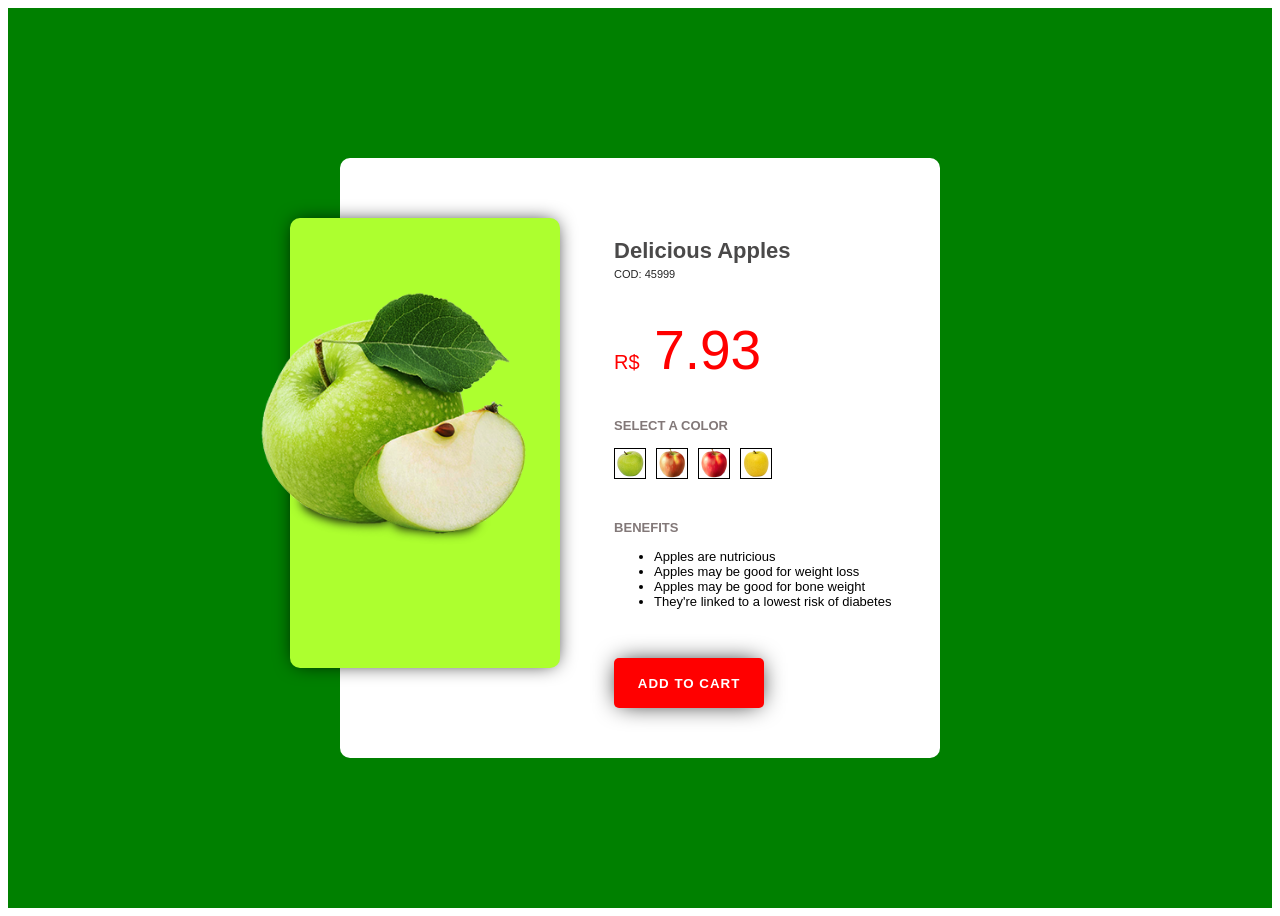
<file: index.html>
<!doctype html>
<html lang="en">
  <head>
    <meta charset="UTF-8" />
    <meta name="viewport" content="width=device-width, initial-scale=1.0" />
    <title>Document</title>
    <link rel="stylesheet" href="style.css" />
  </head>
  <body>
    <div class="root">
      <div class="product">
        <div class="left">
          <div class="left1">
            <img src="./images/green-apple-with-slice.png" alt="" />
          </div>
        </div>
        <div class="right">
          <div class="sec1">
            <span class="del">Delicious Apples</span><br />
            <span class="cod">COD: 45999</span>
          </div>
          <div class="sec2">
            <span class="symbol">R$</span>
            <span class="price">7.93</span>
          </div>
          <div class="color">
            <span class="ben">SELECT A COLOR</span>
            <div class="images">
              <img src="./images/green-apple2.png" alt="" /><img
                src="./images/orange-apple.png"
                alt=""
              /><img src="./images/red-apple.png" alt="" /><img
                src="./images/yellow-apple.png"
                alt=""
              />
            </div>
          </div>
          <div class="benefits">
            <span class="ben">BENEFITS</span>
            <ul class="ul1">
              <li>Apples are nutricious</li>
              <li>Apples may be good for weight loss</li>
              <li>Apples may be good for bone weight</li>
              <li>They're linked to a lowest risk of diabetes</li>
            </ul>
          </div>
          <button class="cart">ADD TO CART</button>
        </div>
      </div>
    </div>
  </body>
</html>
</file>
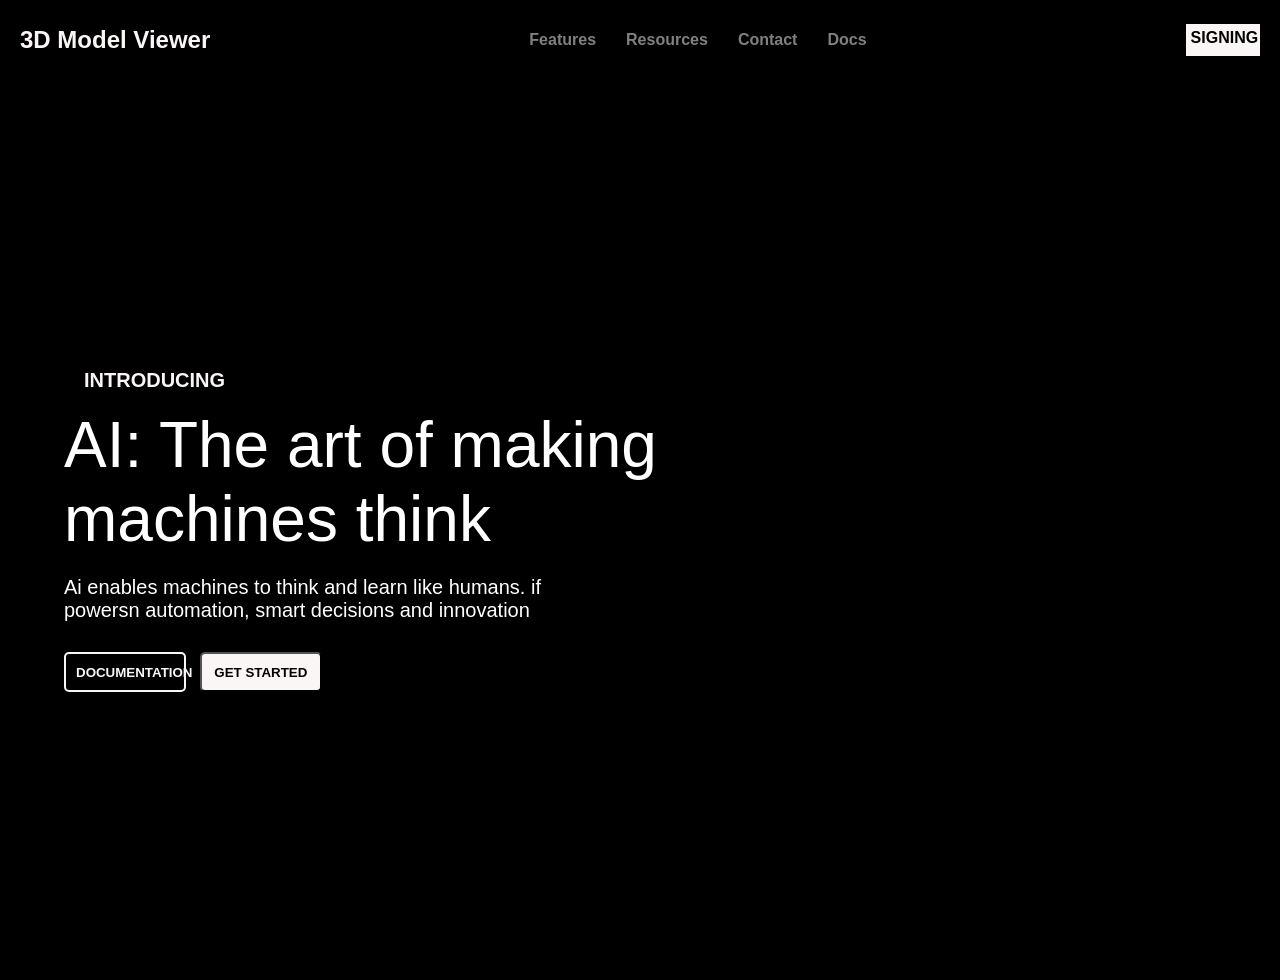
<file: 3d Style/index.html>
<!doctype html>
<html lang="en">
  <head>
    <meta charset="UTF-8" />
    <meta name="viewport" content="width=device-width, initial-scale=1.0" />
    <title>Document</title>
    <link rel="stylesheet" href="style.css" />
  </head>
  <body>
    <!--nav-section-->
    <nav class="navbar">
      <div class="nav-logo">3D Model Viewer</div>
      <div>
        <ul class="nav-items">
          <li>Features</li>
          <li>Resources</li>
          <li>Contact</li>
          <li>Docs</li>
        </ul>
      </div>
      <div class="nav-btn">SIGNING</div>
    </nav>
    <!--hero-section-->
    <div class="hero">
      <div class="left">
        <button class="left-into">INTRODUCING</button>
        <p class="heading">AI: The art of making machines think</p>
        <p class="desc">
          Ai enables machines to think and learn like humans. if powersn
          automation, smart decisions and innovation
        </p>
        <div>
          <button class="document">DOCUMENTATION</button>
          <button class="getstart">GET STARTED</button>
        </div>
      </div>
      <div class="right">
        <iframe
          class="d-model"
          src="https://my.spline.design/robotfollowcursorforlandingpage-d1ea9483cc80a9d8af5e2d75351cb02f/"
          frameborder="0"
        ></iframe>
      </div>
    </div>
  </body>
</html>
</file>
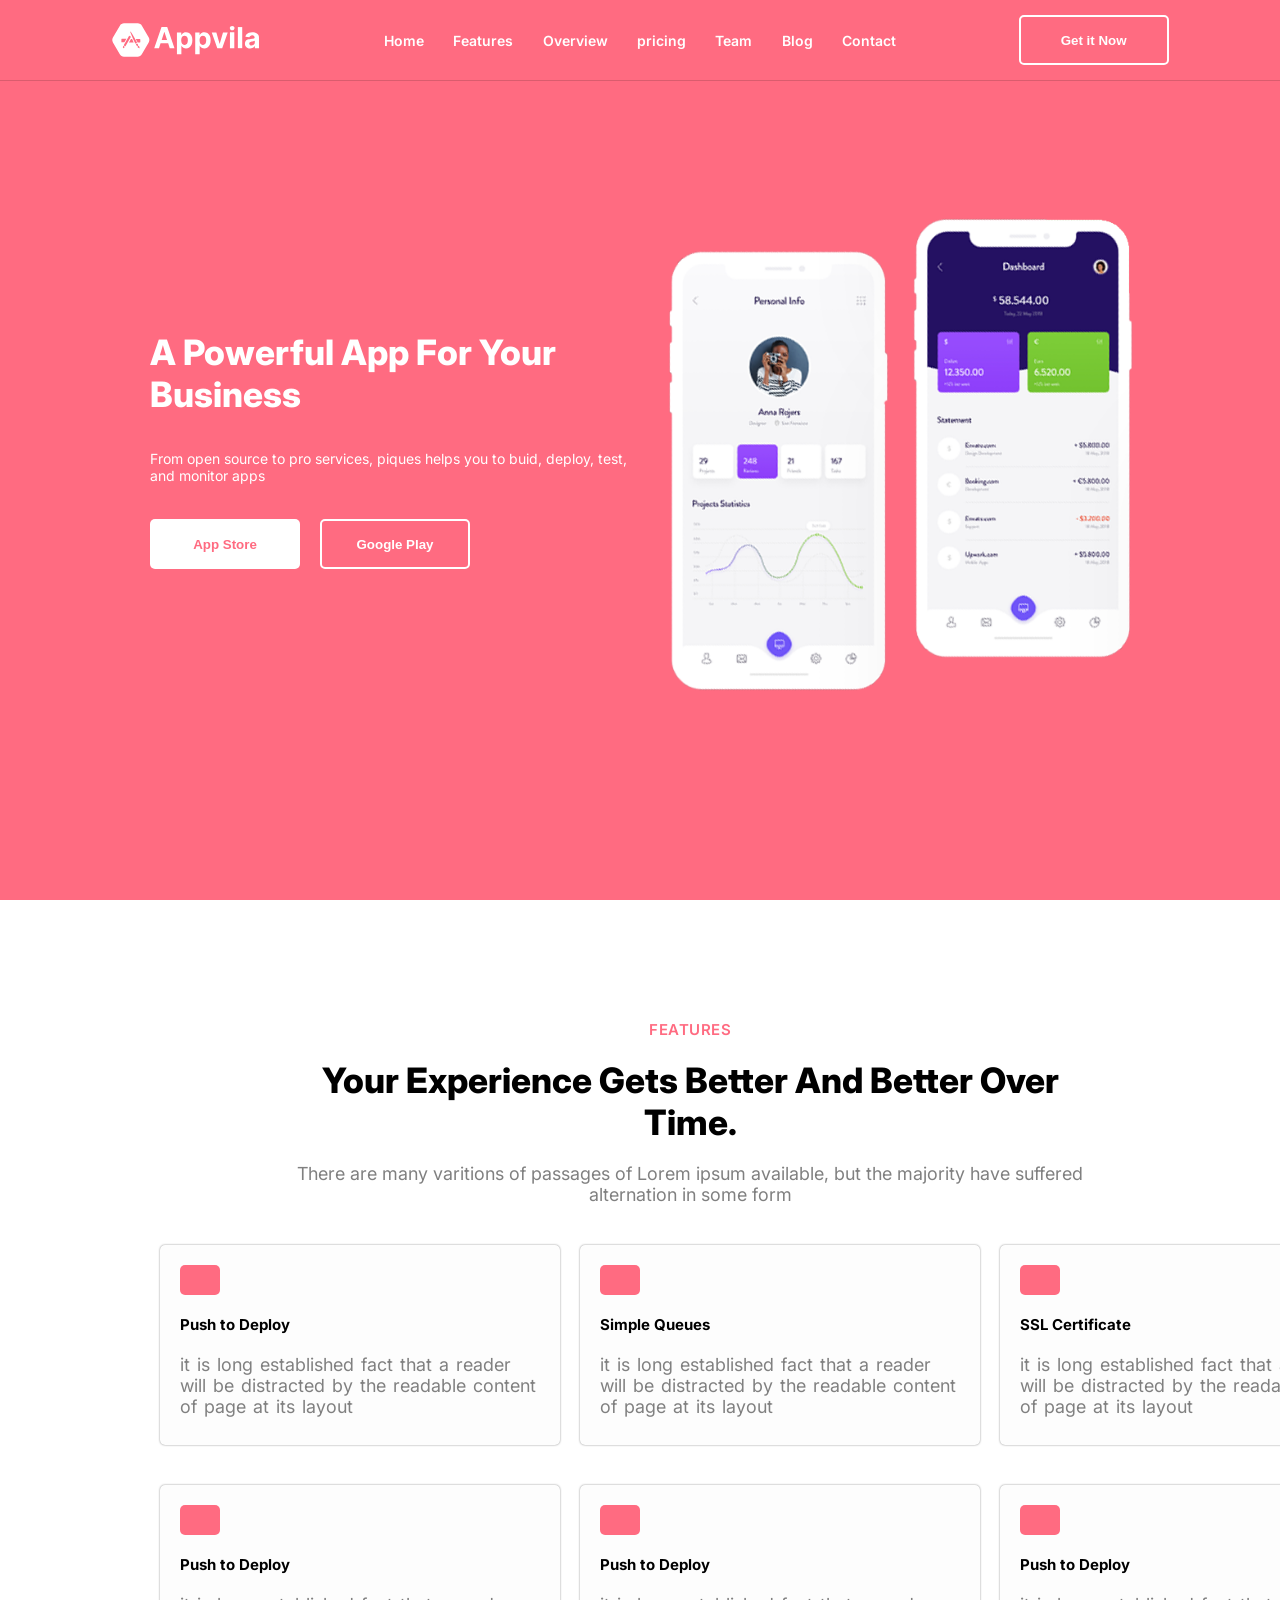
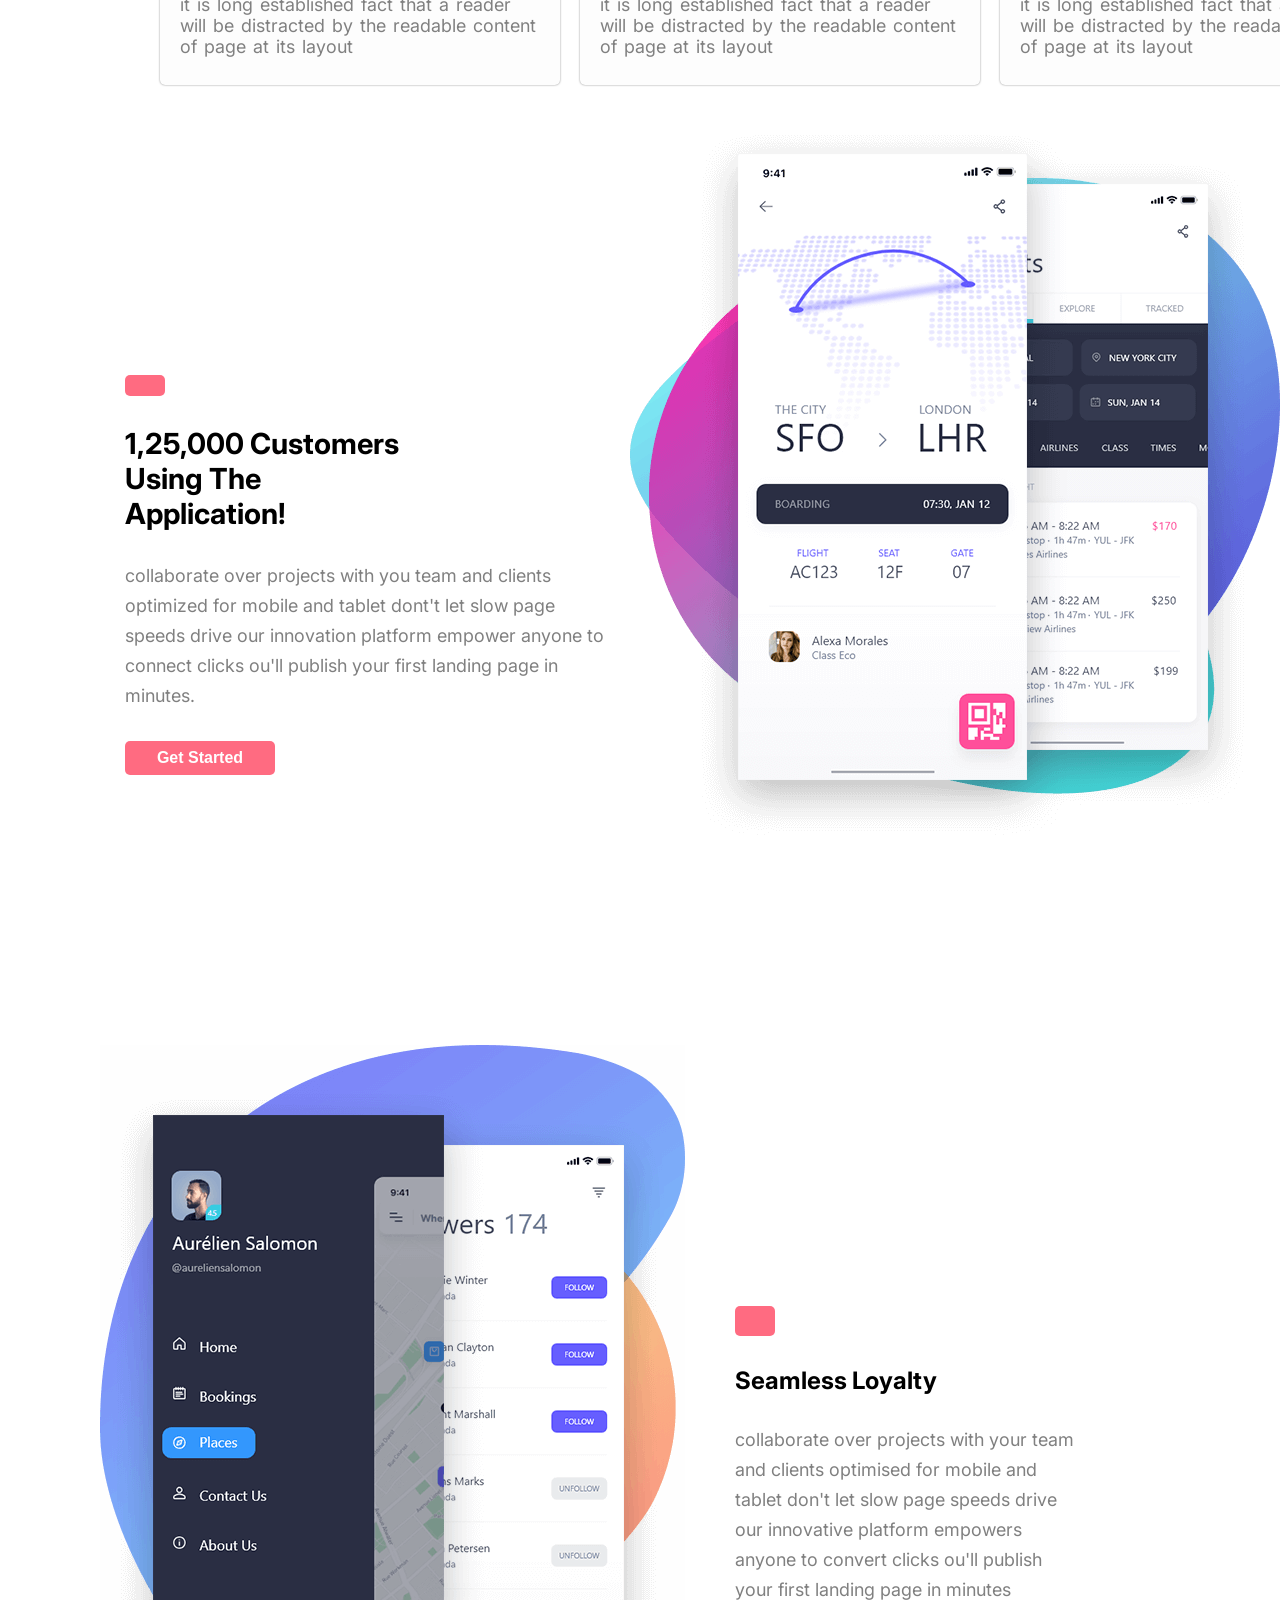
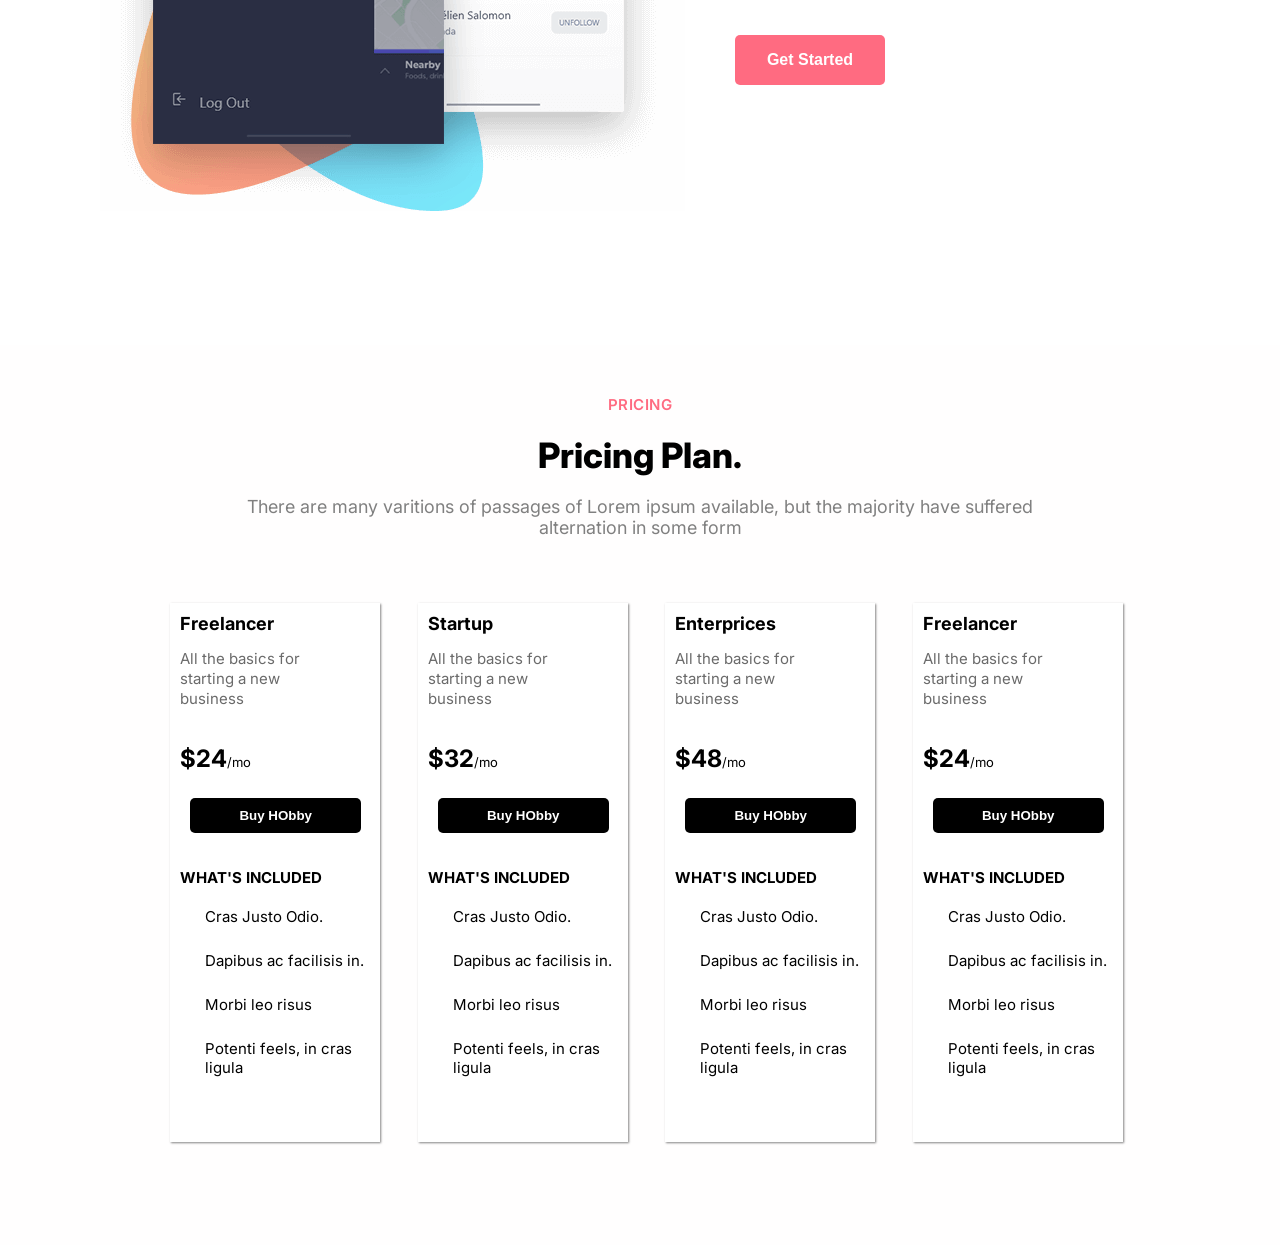
<file: AppV/index.html>
<!doctype html>
<html lang="en">
  <head>
    <meta charset="UTF-8" />
    <meta name="viewport" content="width=device-width, initial-scale=1.0" />
    <title>Document</title>
    <link rel="stylesheet" href="style.css" />
  </head>
  <body>
    <div class="home">
      <!--nav-section-->
      <nav class="header" id="header">
        <img class="logo" id="logo" src="./assets/white-logo.svg" alt="Logo" />
        <ul class="compo">
          <li>Home</li>
          <li>Features</li>
          <li>Overview</li>
          <li>pricing</li>
          <li>Team</li>
          <li>Blog</li>
          <li>Contact</li>
        </ul>
        <button class="get-it-now" id="get-it-now">Get it Now</button>
      </nav>
      <!--hero-section-->
      <div class="hero">
        <div class="left">
          <p class="name">A Powerful App For Your Business</p>
          <p class="desc">
            From open source to pro services, piques helps you to buid, deploy,
            test, and monitor apps
          </p>
          <div class="buttons">
            <button>App Store</button><button>Google Play</button>
          </div>
        </div>
        <div class="right">
          <img src="./assets/phone.png" alt="Hero Image" />
        </div>
      </div>
    </div>
    <script>
      let currentscrolle = window.scrollY;
      const header = document.getElementById("header");
      const logo = document.getElementById("logo");
      const button = document.getElementById("get-it-now");

      window.addEventListener("scroll", function () {
        let scrollvalue = window.scrollY;
        if (scrollvalue > currentscrolle) {
          header.classList.add("scrolled");
          logo.src = "./assets/logo.svg";
          button.classList.add("get-it-now-btn");
        } else {
          header.classList.remove("scrolled");
          logo.src = "./assets/white-logo.svg";
          button.classList.remove("get-it-now-btn");
        }
      });
    </script>
    <!--features-section-->
    <div class="features">
      <div class="top-f">
        <p class="f-name">FEATURES</p>
        <p class="f-text">Your Experience Gets Better And Better Over Time.</p>
        <p class="f-desc">
          There are many varitions of passages of Lorem ipsum available, but the
          majority have suffered alternation in some form
        </p>
      </div>
      <div class="bottom-f">
        <div class="feature-cards">
          <div class="cards">
            <p class="card1"></p>
            <p class="card2">Push to Deploy</p>
            <p class="card3">
              it is long established fact that a reader will be distracted by
              the readable content of page at its layout
            </p>
          </div>
          <div class="cards">
            <p class="card1"></p>
            <p class="card2">Simple Queues</p>
            <p class="card3">
              it is long established fact that a reader will be distracted by
              the readable content of page at its layout
            </p>
          </div>
          <div class="cards">
            <p class="card1"></p>
            <p class="card2">SSL Certificate</p>
            <p class="card3">
              it is long established fact that a reader will be distracted by
              the readable content of page at its layout
            </p>
          </div>
          <div class="cards">
            <p class="card1"></p>
            <p class="card2">Push to Deploy</p>
            <p class="card3">
              it is long established fact that a reader will be distracted by
              the readable content of page at its layout
            </p>
          </div>
          <div class="cards">
            <p class="card1"></p>
            <p class="card2">Push to Deploy</p>
            <p class="card3">
              it is long established fact that a reader will be distracted by
              the readable content of page at its layout
            </p>
          </div>
          <div class="cards">
            <p class="card1"></p>
            <p class="card2">Push to Deploy</p>
            <p class="card3">
              it is long established fact that a reader will be distracted by
              the readable content of page at its layout
            </p>
          </div>
        </div>
      </div>
    </div>
    <!--Overview Section-->
    <section class="overview">
      <section class="overview-left">
        <div class="left-box">
          <p class="card1"></p>
          <p class="left-box-text">1,25,000 Customers Using The Application!</p>
          <p class="left-box-desc">
            collaborate over projects with you team and clients optimized for
            mobile and tablet dont't let slow page speeds drive our innovation
            platform empower anyone to connect clicks ou'll publish your first
            landing page in minutes.
          </p>
          <button class="get-started">Get Started</button>
        </div>
      </section>
      <section class="overview-right">
        <img src="./assets/over1.png" alt="" />
      </section>
    </section>
    <!--Overview Section2-->
    <section class="overview-2">
      <section class="overview-2-left">
        <img src="./assets/over2.png" alt="" />
      </section>
      <section class="overview-2-right">
        <div class="overview-2-right-box">
          <p class="card1"></p>
          <p class="overview-2-right-box-text">Seamless Loyalty</p>
          <p class="overview-2-right-box-desc">
            collaborate over projects with your team and clients optimised for
            mobile and tablet don't let slow page speeds drive our innovative
            platform empowers anyone to convert clicks ou'll publish your first
            landing page in minutes
          </p>
          <button class="get-started">Get Started</button>
        </div>
      </section>
    </section>
    <!--Pricing Section-->
    <div class="pricing">
      <div class="p-top">
        <p class="p-name">PRICING</p>
        <p class="p-text">Pricing Plan.</p>
        <p class="p-desc">
          There are many varitions of passages of Lorem ipsum available, but the
          majority have suffered alternation in some form
        </p>
      </div>
      <div class="p-bottom">
        <div class="price-cards">
          <div class="price-card">
            <p class="p-head">Freelancer</p>
            <p class="p-card-desc">
              All the basics for starting a new business
            </p>
            <p class="price">$24<span>/mo</span></p>
            <button class="p-buy">Buy HObby</button>
            <ul>
              WHAT'S INCLUDED
              <li>Cras Justo Odio.</li>
              <li>Dapibus ac facilisis in.</li>
              <li>Morbi leo risus</li>
              <li>Potenti feels, in cras ligula</li>
            </ul>
          </div>
          <div class="price-card">
            <p class="p-head">Startup</p>
            <p class="p-card-desc">
              All the basics for starting a new business
            </p>
            <p class="price">$32<span>/mo</span></p>
            <button class="p-buy">Buy HObby</button>
            <ul>
              WHAT'S INCLUDED
              <li>Cras Justo Odio.</li>
              <li>Dapibus ac facilisis in.</li>
              <li>Morbi leo risus</li>
              <li>Potenti feels, in cras ligula</li>
            </ul>
          </div>
          <div class="price-card">
            <p class="p-head">Enterprices</p>
            <p class="p-card-desc">
              All the basics for starting a new business
            </p>
            <p class="price">$48<span>/mo</span></p>
            <button class="p-buy">Buy HObby</button>
            <ul>
              WHAT'S INCLUDED
              <li>Cras Justo Odio.</li>
              <li>Dapibus ac facilisis in.</li>
              <li>Morbi leo risus</li>
              <li>Potenti feels, in cras ligula</li>
            </ul>
          </div>
          <div class="price-card">
            <p class="p-head">Freelancer</p>
            <p class="p-card-desc">
              All the basics for starting a new business
            </p>
            <p class="price">$24<span>/mo</span></p>
            <button class="p-buy">Buy HObby</button>
            <ul>
              WHAT'S INCLUDED
              <li>Cras Justo Odio.</li>
              <li>Dapibus ac facilisis in.</li>
              <li>Morbi leo risus</li>
              <li>Potenti feels, in cras ligula</li>
            </ul>
          </div>
        </div>
      </div>
    </div>
  </body>
</html>
</file>
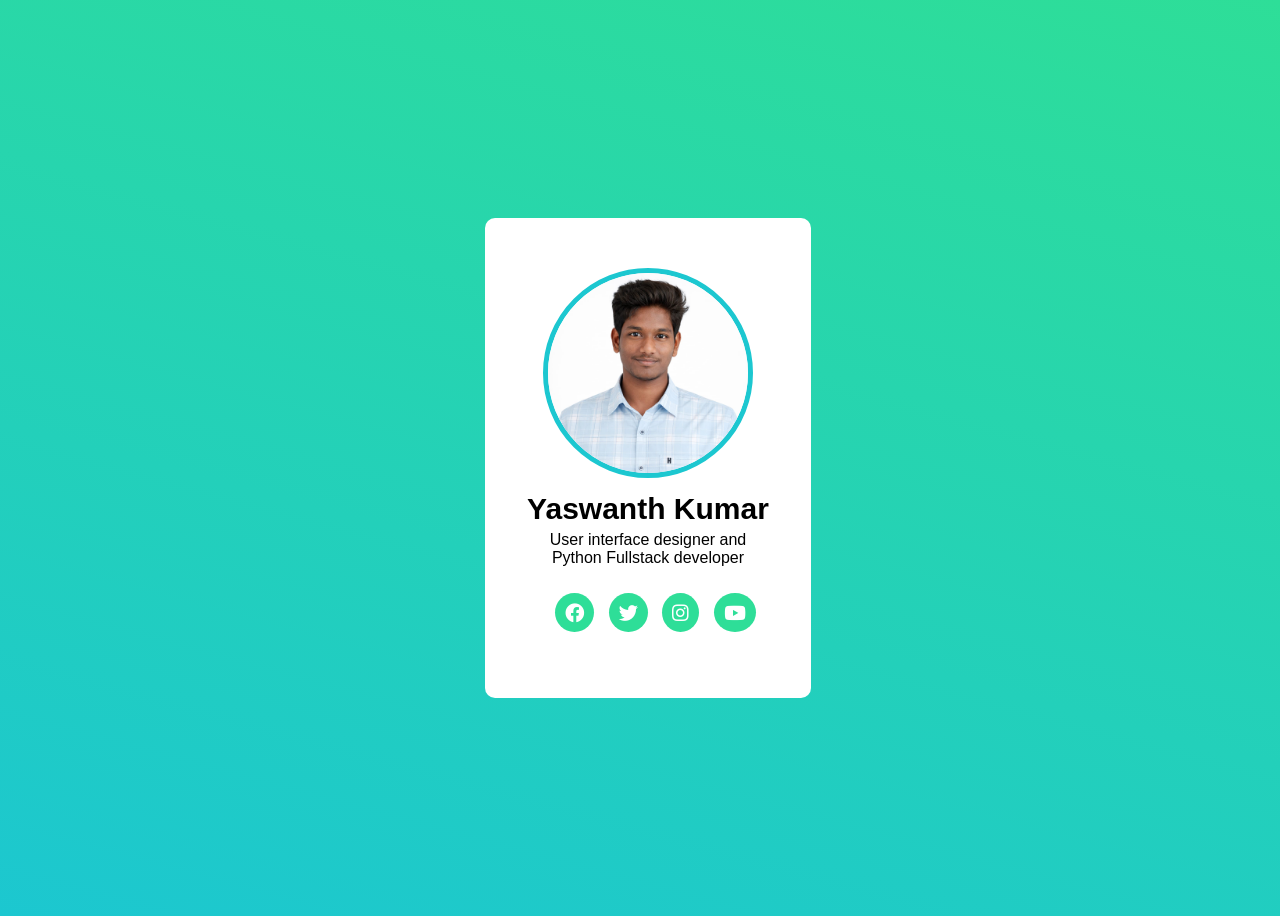
<file: ProfilrCard/index.html>
<!doctype html>
<html lang="en">
  <head>
    <meta charset="UTF-8" />
    <meta name="viewport" content="width=device-width, initial-scale=1.0" />
    <title>Document</title>
    <link
      rel="stylesheet"
      href="https://cdnjs.cloudflare.com/ajax/libs/font-awesome/5.15.3/css/all.min.css"
    />
    <style>
      body {
        background: linear-gradient(375deg, #1cc7d0, #2ede98);
        font-family: "Segoe UI", Tahoma, Geneva, Verdana, sans-serif;
        width: 100%;
        height: 100vh;
        display: flex;
        justify-content: center;
        align-items: center;
      }
      .card {
        background-color: white;
        display: flex;
        flex-direction: column;
        align-items: center;
        justify-content: center;
        padding: 30px;
        padding-top: 50px;
        padding-bottom: 50px;
        border-radius: 10px;
      }
      .profile img {
        border-radius: 50%;
        background-color: linear-gradient(375deg, #1cc7d0, #2ede98);
        border: 5px solid #1cc7d0;
        width: 200px;
      }
      .name {
        font-size: 30px;
        margin-top: 10px;
        font-weight: 600;
      }
      .dec {
        width: 200px;
        text-align: center;
        margin-top: 5px;
        font-weight: 450;
      }
      i {
        padding: 10px;
        background-color: #2ede98;
        color: white;
        font-size: larger;
        text-align: center;
        border-radius: 50%;
        margin-right: 10px;
        margin-top: 10px;
      }
      ul {
        text-align: center;
        margin-right: 15px;
      }
    </style>
  </head>
  <body>
    <div class="card">
      <div class="profile"><img src="./img/profile.jpeg" alt="" /></div>
      <div class="name">Yaswanth Kumar</div>
      <div class="dec">
        User interface designer and Python Fullstack developer
      </div>
      <ul>
        <a href="#"><i class="fab fa-facebook"></i></a>
        <a href="#"><i class="fab fa-twitter"></i></a>
        <a href="#"><i class="fab fa-instagram"></i></a>
        <a href="#"><i class="fab fa-youtube"></i></a>
      </ul>
    </div>
  </body>
</html>
</file>
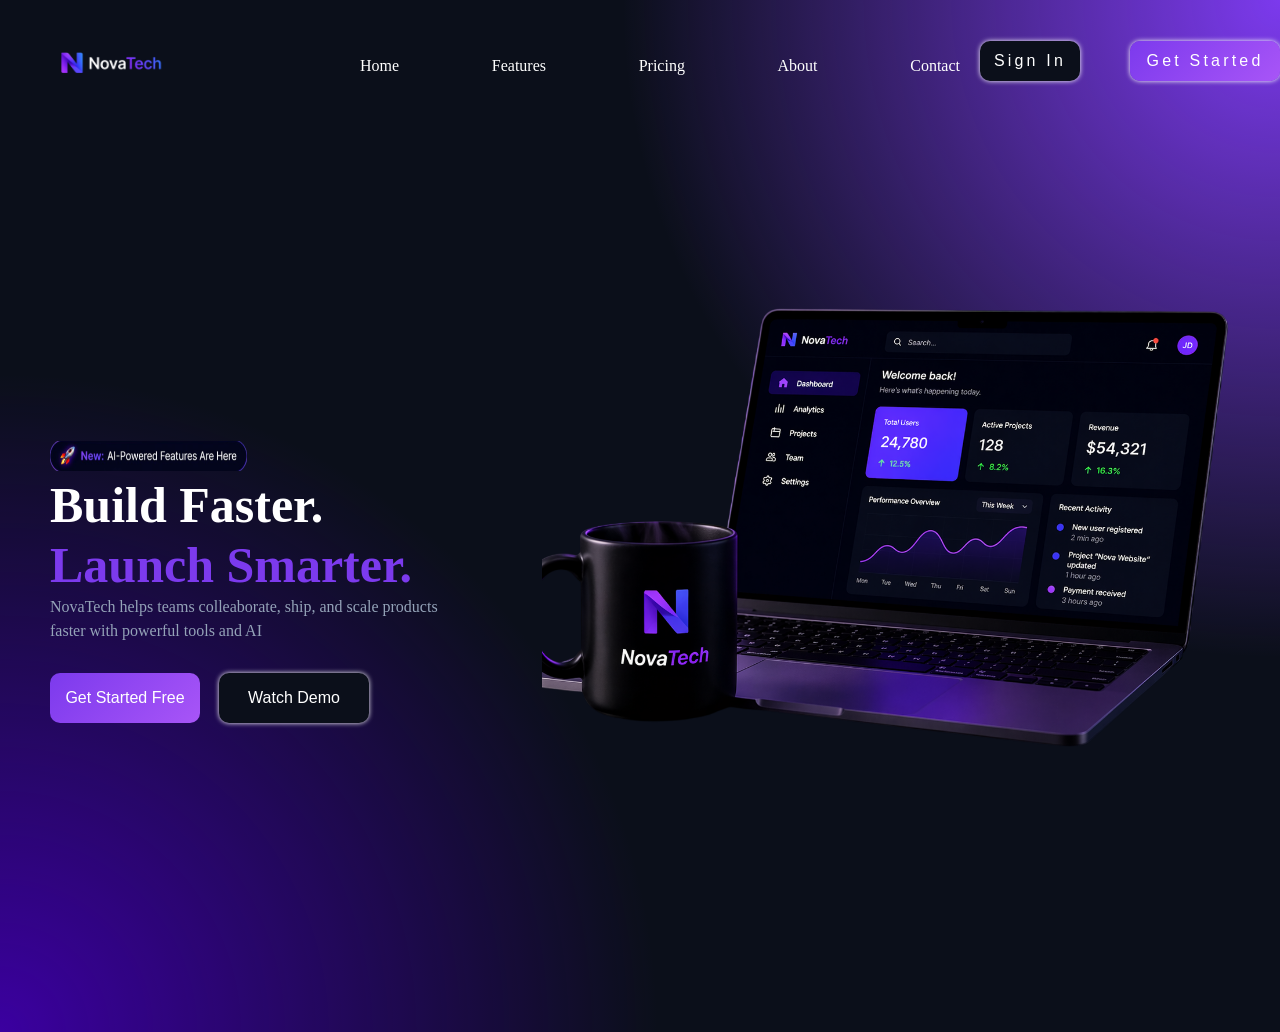
<file: LandingPage/novatech.html>
<!doctype html>
<html lang="en">
  <head>
    <meta charset="UTF-8" />
    <meta name="viewport" content="width=device-width, initial-scale=1.0" />
    <link rel="stylesheet" href="./novatech.css" />
    <title>Document</title>
  </head>
  <body>
    <nav class="navbar">
      <div class="nav-logo">
        <img src="./download.png" alt="" class="logo" />
      </div>
      <div class="links">
        <ol>
          <li>Home</li>
          <li>Features</li>
          <li>Pricing</li>
          <li>About</li>
          <li>Contact</li>
        </ol>
      </div>
      <div class="buttons">
        <button class="signin">Sign In</button>
        <button class="getstart">Get Started</button>
      </div>
    </nav>
    <section class="hero">
      <div class="hero-left">
        <div>
          <p><img class="bage" src="./badge2.png" alt=""></p>
          <h1 class="head-text">Build Faster.<br /><span class="head2-text">Launch Smarter.</span></h1>
          <p class="dic">
            NovaTech helps teams colleaborate, ship, and scale products faster
            with powerful tools and AI
          </p>
          <button class="getstart-btn">Get Started Free</button>
          <button class="watch-demo">Watch Demo</button>
        </div>
      </div>
      <div class="hero-right">
        <img src="./ChatGPT Image Apr 20, 2026, 07_08_32 AM-Photoroom.png" alt="" class="hero-png" />
      </div>
    </section>
  </body>
</html>
</file>
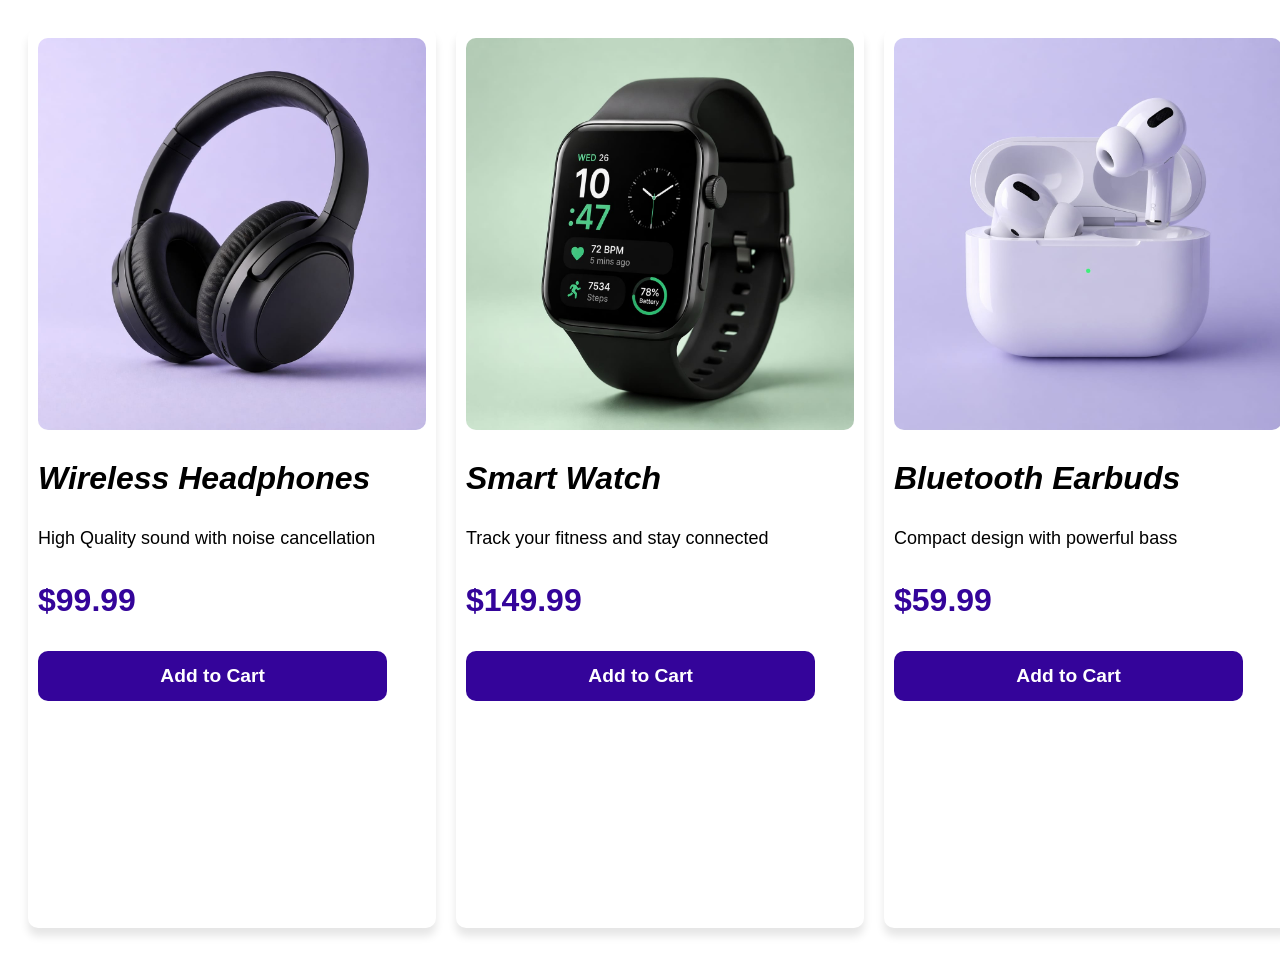
<file: product card/Product Card.html>
<!doctype html>
<html lang="en">
  <head>
    <meta charset="UTF-8" />
    <meta name="viewport" content="width=device-width, initial-scale=1.0" />
    <link rel="stylesheet" href="./productStyles.css" />
    <title>Document</title>
  </head>
  <body>
    <div class="products">
      <div class="product1">
        <div class="imges">
          <img class="productimg" src="./headphones.jpeg" alt="" />
        </div>
        <div class="dic">
          <p class="productname">Wireless Headphones</p>
          <p class="productdec">High Quality sound with noise cancellation</p>
          <p class="price">$99.99</p>
          <button class="addtocart">Add to Cart</button>
        </div>
      </div>
      <div class="product1">
        <div class="imges">
          <img class="productimg" src="./smartwatch.jpeg" alt="" />
        </div>
        <div class="dic">
          <p class="productname">Smart Watch</p>
          <p class="productdec">Track your fitness and stay connected</p>
          <p class="price">$149.99</p>
          <button class="addtocart">Add to Cart</button>
        </div>
      </div>
      <div class="product1">
        <div class="imges">
          <img class="productimg" src="./earphones.jpeg" alt="" />
        </div>
        <div class="dic">
          <p class="productname">Bluetooth Earbuds</p>
          <p class="productdec">Compact design with powerful bass</p>
          <p class="price">$59.99</p>
          <button class="addtocart">Add to Cart</button>
        </div>
      </div>
    </div>
  </body>
</html>
</file>
<file: style.css>
.root {
  width: 100%;
  height: 100vh;
  background-color: green;
  display: flex;
  align-items: center;
  justify-content: center;
  font-family: Raleway, sans-serif;
}
.product {
  width: 600px;
  height: 600px;
  border-radius: 10px;
  display: flex;
  gap: 2px;
  background-color: white;
}
.left {
  width: 45%;
  height: 100%;
  position: relative;
}
.right {
  width: 55%;
  display: flex;
  flex-direction: column;
  justify-content: space-between;
  padding: 30px;
}
.sec1 {
  margin-top: 50px;
}
.del {
  font-size: 22px;
  font-weight: 800;
  color: rgb(74, 73, 73);
}
.cod {
  font-size: 11px;
  color: rgb(36, 36, 36);
}
.symbol {
  font-size: 20px;
  color: red;
  margin-right: 10px;
}
.price {
  font-size: 55px;
  color: red;
}
.images img {
  width: 30px;
  border: 1px solid black;
  margin-right: 10px;
}
.ben {
  font-size: 13px;
  font-weight: 600;
  color: rgb(130, 120, 120);
}
.color {
  display: flex;
  flex-direction: column;
  gap: 15px;
}
.cart {
  background-color: red;
  width: 150px;
  height: 50px;
  color: white;
  border: 0;
  letter-spacing: 1px;
  border-radius: 5px;
  font-weight: 600;
  box-shadow: 0 0 25px -5px black;
  margin-bottom: 20px;
}
.ul1 {
  font-size: 13px;
}
.left1 {
  position: absolute;
  width: 270px;
  height: 450px;
  background-color: greenyellow;
  top: 60px;
  left: -50px;
  border-radius: 10px;
  box-shadow: 0px 0px 20px -5px black;
}
.left img {
  width: 300px;
  position: absolute;
  left: -50px;
  top: 50px;
}
</file>
<file: 3d Style/style.css>
* {
  margin: 0;
  padding: 0;
  box-sizing: border-box;
}
body {
  background-color: black;
  color: white;
  font-family: Arial, sans-serif;
}
.navbar {
  width: 100%;
  height: 80px;
  padding: 20px;
  display: flex;
  justify-content: space-between;
  align-items: center;
}
.nav-logo {
  font-size: 24px;
  overflow-y: hidden;
  font-weight: bold;
  color: #faf6f6;
  text-decoration: none;
}
.nav-items {
  width: 40%;
  display: flex;
  gap: 30px;
  list-style: none;
  color: grey;
  font-weight: bold;
}
.nav-items li {
  color: grey;
  cursor: pointer;
}
.nav-btn {
  width: 6%;
  height: 80%;
  padding: 5px;
  background-color: #faf6f6;
  overflow: hidden;
  color: black;
  text-align: center;
  font-weight: bold;
}
.hero {
  display: flex;
  width: 100%;
  height: calc(100vh - 80px);
}
.left {
  display: flex;
  flex-direction: column;
  justify-content: center;
  margin-left: 5%;
  width: 50%;
  height: 100vh;
}
.left-into {
  font-size: 20px;
  width: 15%;
  height: 25px;
  margin-bottom: 15px;
  margin-left: 20px;
  background-color: transparent;
  color: #faf6f6;
  border: none;
  font-weight: bold;
}
.heading {
  font-size: 400%;
  margin-bottom: 20px;
}
.desc {
  font-size: 20px;
  width: 90%;
}
.document {
  width: 20%;
  height: 40px;
  margin-top: 30px;
  padding: 10px;
  background-color: black;
  color: #faf6f6;
  border: 2px solid #faf6f6;
  border-radius: 5px;
  font-weight: bold;
  margin-right: 10px;
}
.getstart {
  width: 20%;
  height: 40px;
  margin-top: 30px;
  padding: 10px;
  background-color: #faf6f6;
  color: black;
  border-radius: 5px;
  font-weight: bold;
}
.right {
  width: 50%;
  display: flex;
  justify-content: center;
  align-items: center;
}
.d-model {
  width: 80%;
  height: 100vh;
  position: absolute;
  right: -250px;
  top: 30px;
  overflow-x: hidden;
}
</file>
<file: AppV/style.css>
@import url("https://fonts.googleapis.com/css2?family=Encode+Sans:wght@100..900&family=Inter:ital,opsz,wght@0,14..32,100..900;1,14..32,100..900&family=Libertinus+Mono&family=Manufacturing+Consent&family=Montserrat:ital,wght@0,100..900;1,100..900&family=Open+Sans:ital,wght@0,300..800;1,300..800&family=Playfair+Display:ital,wght@0,400..900;1,400..900&family=Poppins:ital,wght@0,100;0,200;0,300;0,400;0,500;0,600;0,700;0,800;0,900;1,100;1,200;1,300;1,400;1,500;1,600;1,700;1,800;1,900&display=swap");
* {
  margin: 0;
  padding: 0;
  box-sizing: border-box;
}
body {
  font-family: "Inter", sans-serif;
  font-weight: normal;
  font-style: normal;
  color: white;
  overflow-x: hidden;
  font-size: 15px;
}
.home {
  background-color: #ff6b81;
  width: 100%;
  height: 100vh;
}
.logo {
  width: 150px;
  margin-left: 50px;
}
.header {
  width: 100%;
  height: 80px;
  display: flex;
  flex-direction: row;
  align-items: center;
  justify-content: space-around;
  position: fixed;
  left: 0;
  right: 0;
  transition: all 0.5s ease;
  box-shadow: 0px 0px 0px 1px rgba(11, 11, 11, 0.15);
}
.scrolled {
  background-color: white;
  color: black;
}
.compo {
  display: flex;
  list-style: none;
  width: 40%;
  justify-content: space-between;
}
.compo li {
  font-weight: 600;
  font-size: 14px;
}
.get-it-now {
  margin-right: 50px;
  width: 150px;
  height: 50px;
  border: 2px solid white;
  background-color: transparent;
  color: white;
  font-weight: 600;
  border-radius: 5px;
  transform: all 0.5s ease;
}
.get-it-now:hover {
  background-color: white;
  color: #ff6b81;
  cursor: pointer;
}
.get-it-now-btn {
  background: #ff6b81;
  border: none;
}
.get-it-now-btn:hover {
  background-color: black;
  color: white;
}
.hero {
  width: 100%;
  height: 100%;
  display: flex;
}
.left {
  width: 100%;
  height: 100%;
  display: flex;
  flex-direction: column;
  justify-content: center;
  padding-left: 150px;
  gap: 35px;
}
.name {
  font-size: 35px;
  font-weight: 800;
  width: 500px;
}
.desc {
  font-size: 14px;
  width: 500px;
}
.buttons > :nth-child(1) {
  width: 150px;
  height: 50px;
  border: none;
  background-color: white;
  color: #ff6b81;
  font-weight: 600;
  border-radius: 5px;
  margin-right: 20px;
  transition: all 0.5s ease;
}
.buttons > :nth-child(1):hover {
  background-color: black;
  color: white;
}
.buttons > :nth-child(2) {
  width: 150px;
  height: 50px;
  border: 2px solid white;
  background-color: transparent;
  color: white;
  font-weight: 600;
  border-radius: 5px;
  transition: all 0.5s ease;
}
.buttons > :nth-child(2):hover {
  background-color: white;
  color: #ff6b81;
  cursor: pointer;
}
.right {
  width: 50%;
  height: 100%;
  display: flex;
  justify-content: center;
  align-items: center;
}
.right img {
  width: 800px;
  padding-right: 150px;
}
.features {
  color: black;
  margin-top: 70px;
  padding-left: 150px;
  padding-right: 50px;
  padding-bottom: 30px;
}

.top-f {
  color: black;
  display: flex;
  flex-direction: column;
  align-items: center;
  gap: 20px;
}
.f-name {
  margin-top: 50px;
  font-weight: 600;
  color: #ff6b81;
  letter-spacing: 0.5px;
}
.f-text {
  font-weight: 800;
  font-size: 35px;
  width: 800px;
  text-align: center;
}
.f-desc {
  width: 800px;
  font-size: 18px;
  text-align: center;
  color: grey;
  padding-bottom: 30px;
}
.cards {
  width: 400px;
  height: 200px;
  display: flex;
  flex-direction: column;
  gap: 20px;
  padding: 20px;
  background-color: rgb(253, 253, 253);
  box-shadow: 0px 0px 2px rgba(11, 11, 11, 0.5);
  border-radius: 5px;
  transition: all 0.5s ease-in-out;
}
.cards:hover {
  transform: scale(1.05);
}
.card1 {
  width: 40px;
  height: 30px;
  color: #ff6b81;
  background-color: #ff6b81;
  border-radius: 5px;
  text-align: start;
}
.card2 {
  font-weight: 700;
}
.card3 {
  color: grey;
  word-spacing: 2px;
  width: 100%;
  font-size: large;
}
.feature-cards {
  display: grid;
  grid-template-columns: auto auto auto;
  row-gap: 40px;
  padding: 10px;
  column-gap: 20px;
}
.overview {
  height: 100vh;
  width: 100%;
  display: flex;
}
.overview-left {
  margin-left: 50px;
  height: 100vh;
  width: 50%;
  color: black;
  display: flex;
  align-items: center;
  justify-content: center;
}
.left-box {
  margin-left: 50px;
  padding: 25px;
  height: 50%;
  width: 100%;
  display: flex;
  align-items: start;
  justify-content: start;
  flex-direction: column;
  gap: 30px;
}
.left-box-text {
  width: 60%;
  font-size: 29px;
  font-weight: bolder;
}
.left-box-desc {
  font-size: 18px;
  line-height: 30px;
  color: grey;
}
.get-started {
  border: none;
  width: 150px;
  height: 50px;
  background-color: #ff6b81;
  color: white;
  border-radius: 5px;
  font-weight: 600;
  font-size: 16px;
  transition: all 0.3s ease-in-out;
}
.get-started:hover {
  background-color: black;
  color: white;
}
.overview-2 {
  color: black;
  width: 100%;
  height: 100vh;
  display: flex;
  margin-top: 20px;
}
.overview-2-left {
  margin-left: 100px;
}
.overview-2-right {
  width: 100%;
  height: 100vh;
  display: flex;
  align-items: center;
  justify-content: start;
}
.overview-2-right-box {
  display: flex;
  flex-direction: column;
  gap: 30px;
  padding: 50px;
  margin-right: 150px;
}
.overview-2-right-box-text {
  font-size: 24px;
  font-weight: bold;
}
.overview-2-right-box-desc {
  font-size: 18px;
  color: grey;
  line-height: 30px;
}
.pricing {
  width: 100%;
  height: 100vh;
  color: black;
  display: flex;
  flex-direction: column;
  background-color: rgb(255, 254, 254);
}
.p-top {
  color: black;
  display: flex;
  flex-direction: column;
  align-items: center;
  gap: 20px;
}
.p-name {
  margin-top: 50px;
  font-weight: 600;
  color: #ff6b81;
  letter-spacing: 0.5px;
}
.p-card-desc {
  width: 85%;
  line-height: 20px;
  color: rgb(106, 106, 106);
}
.p-text {
  font-weight: 800;
  font-size: 35px;
  width: 800px;
  text-align: center;
}
.p-desc {
  width: 800px;
  font-size: 18px;
  text-align: center;
  color: grey;
  padding-bottom: 30px;
}
.p-bottom {
  width: 100%;
  height: 70%;
}
.price-cards {
  display: flex;
  display: grid;
  grid-template-columns: 1fr 1fr 1fr 1fr;
  justify-content: center;
  align-items: center;
  margin-left: 150px;
  margin-right: 100px;
  padding: 20px;
}
.price-card {
  height: 100%;
  width: 85%;
  margin-top: 30px;
  padding: 10px;
  display: flex;
  flex-direction: column;
  gap: 15px;
  background-color: white;
  box-shadow: 0.5px 1px 2px rgba(11, 11, 11, 0.5);
  transition: all 0.2s ease;
}
.price-card:hover{
  transform: translate3d(2px,-5px,-5px)

}
.p-head {
  font-size: larger;
  font-weight: bolder;
}
.price {
  margin-top: 20px;
  margin-bottom: 10px;
  font-size: x-large;
  font-weight: bold;
}
.price span {
  font-size: small;
  font-weight: 400;
}
.p-buy {
  height: 35px;
  width: 90%;
  background-color: black;
  color: white;
  font-weight: bold;
  margin-bottom: 20px;
  justify-content: center;
  margin-left: 10px;
  border-radius: 5px;
  border: none;
  transition: all 0.3s ease-in-out;
}
.p-buy:hover{
  background-color: #ff6b81;
  color: white;
}
.price-card ul {
  font-weight: bold;
  display: flex;
  flex-direction: column;
  margin-bottom: 20px;
  gap: 15px;
}
.price-card li {
  margin-left: 20px;
  list-style: none;
  font-weight: 400;
  padding: 5px;
}
</file>
<file: LandingPage/novatech.css>
* {
  margin: 0;
  padding: 0;
}
body {
  background:
    radial-gradient(circle at top right, #7c3aed, transparent 40%),
    radial-gradient(circle at bottom left, #3b00a0, transparent 40%), #0b0f1a;
}
.navbar {
  display: flex;
  flex-direction: row;
  justify-content: space-between;
  padding: 20px;
  width: 100%;
  align-items: center;
  margin-top: 0;
  height: auto;
  padding: 16px 40px;
}
.nav-logo {
  width: 300px;
  height: 100px;
}
.logo {
  width: 140px;
  height: auto;
  border-radius: 20px;
}
.links {
  display: flex;
  flex-direction: row;
  gap: 20px;
  color: white;
}
.links ol {
  list-style: none;
  display: flex;
  width: 600px;
  justify-content: space-between;
}
.links ol li {
  font-size: medium;
  font-weight: normal;
  cursor: pointer;
}
.links ol li:hover {
  color: blueviolet;
}
.buttons {
  display: flex;
  flex-direction: row;
  gap: 20px;
  height: 50px;
  width: 300px;
  justify-content: space-between;
  margin-right: 40px;
}
.signin {
  border-radius: 10px;
  width: 100px;
  height: 40px;
  letter-spacing: 0.2em;
  font-weight: normal;
  font-size: medium;
  background-color: #0b0f1a;
  color: white;
  box-shadow: 0px 0px 5px 0px white;
  border: none;
}
.signin:hover {
  background-color: #7c3aed;
  box-shadow: 0px 0px 5px 0px white;
  transition: ease-in-out 0.3s;
}
.getstart {
  border-radius: 10px;
  width: 150px;
  height: 40px;
  letter-spacing: 0.2em;
  font-weight: normal;
  font-size: medium;
  background: linear-gradient(135deg, #7c3aed, #a855f7);
  color: white;
  box-shadow: 0px 0px 5px 0px white;
  border: none;
}
.getstart:hover {
  background: linear-gradient(135deg, #a855f7, #7c3aed);
  box-shadow: 0px 0px 5px 0px white;
  transition: ease-in-out 0.3s;
}
.hero {
  width: 100%;
  min-height: 100vh;
  display: flex;
  margin-top: 0;
  padding-top: 0;
}

.hero-left {
  margin-top: 0;
  padding-left: 50px;
  height: 100vh;
  width: 40%;
  color: white;
  display: flex;
  justify-content: center;
  align-items: center;
}
.bage {
  margin-bottom: 0;
  width: 40%;
  height: 30px;
}
.head-text {
  margin-top: 0;
  font-size: 50px;
  font-weight: bold;
  width: 80%;
  line-height: 1.2;
  margin-bottom: 0;
}
.head2-text {
  color: #7c3aed;
}
.dic {
  width: 80%;
  line-height: 1.5rem;
  font-weight: lighter;
  color: #94a3b8;
  font-size: medium;
  margin-bottom: 30px;
}
.getstart-btn {
  color: white;
  background: linear-gradient(135deg, #7c3aed, #a855f7);
  height: 50px;
  width: 150px;
  border-radius: 10px;
  border: none;
  font-size: medium;
  font-weight: normal;
}
.getstart-btn:hover {
  background: linear-gradient(135deg, #a855f7, #7c3aed);
  box-shadow: 0px 0px 5px 0px white;
  transition: ease-in-out 0.3s;
}
.watch-demo {
  color: white;
  background-color: #0b0f1a;
  height: 50px;
  width: 150px;
  border-radius: 10px;
  border: none;
  font-size: medium;
  font-weight: normal;
  box-shadow: 0px 0px 5px 0px white;
  margin-left: 15px;
}
.watch-demo:hover {
  background-color: #7c3aed;
  box-shadow: 0px 0px 5px 0px white;
  transition: ease-in-out 0.3s;
}
.hero-right {
  height: 100vh;
  width: 60%;
  margin-top: 0;
}
.hero-png {
  margin-top: 10%;
  height: 70%;
  width: 100%;
  object-fit: cover;
}
@media screen and (max-width: 768px) {
  .links {
    display: none;
  }
  .hero {
    flex-direction: column;
    align-items: center;
  }
  .hero-left {
    width: 100%;
    padding-left: 0;
  }
  .hero-right {
    width: 100%;
  }
}

@media (min-width: 769px) and (max-width: 1100px) {
  .links {
    display: none;
  }
  .bage {
    width: 120px;
    height: 20px;
  }
  .head-text {
    font-size: 30px;
    width: 100%;
  }
  .head2-text {
    font-size: 30px;
    width: 100%;
    color: #7c3aed;
  }
  .dic {
    width: 100%;
    font-size: smaller;
  }
  .hero-right {
    width: 70%;
  }
  .hero-png {
    margin-top: 10%;
    height: 70%;
    width: 100%;
    object-fit: cover;
  }
  .getstart-btn {
    margin-bottom: 20px;
    width: 50%;
    font-size: small;
  }
  .watch-demo {
    width: 40%;
    font-size: small;
  }
}
</file>
<file: product card/productStyles.css>
.products {
  width: 100%;
  height: 100vh;
  display: grid;
  grid-template-columns: repeat(3, 1fr);
  gap: 20px;
  padding: 20px;
}
.product1 {
  box-shadow: 0 8px 8px rgba(0, 0, 0, 0.1);
  display: flex;
  flex-direction: column;
  padding: 10px;
    border-radius: 10px;
}
.productimg {
  width: 100%;
  height: 100%;
  object-fit: cover;
  border-radius: 10px;
}
.productimg:hover {
  transform: scale(1.05);
  transition: transform 0.3s ease-in-out;
}
.productname {
  font-family: "Franklin Gothic Medium", "Arial Narrow", Arial, sans-serif;
  line-height: 2rem;
  font-weight: 800;
  font-size: xx-large;
  font-style: oblique;
}
.productdec {
  font-family: "Franklin Gothic Medium", "Arial Narrow", Arial, sans-serif;
  line-height: 1.5rem;
  font-weight: 400;
  font-size: large;
}
.price {
  font-weight: 800;
  font-size: xx-large;
  font-family: "Franklin Gothic Medium", "Arial Narrow", Arial, sans-serif;
  color: rgb(52, 4, 154);
}
.addtocart {
  background-color: rgb(52, 4, 154);
  color: white;
  font-weight: 800;
  font-size: larger;
  font-family: "Franklin Gothic Medium", "Arial Narrow", Arial, sans-serif;
  border: none;
  padding: 0.5rem 1rem;
  cursor: pointer;
  width: 90%;
  border-radius: 10px;
  height: 50px;
}
.addtocart:hover {
  transform: scale(1.05);
  transition: transform 0.3s ease-in-out;
}
@media screen and (max-width: 768px) {
  .products {
    grid-template-columns: repeat(2, 1fr);
  }
}
</file>
